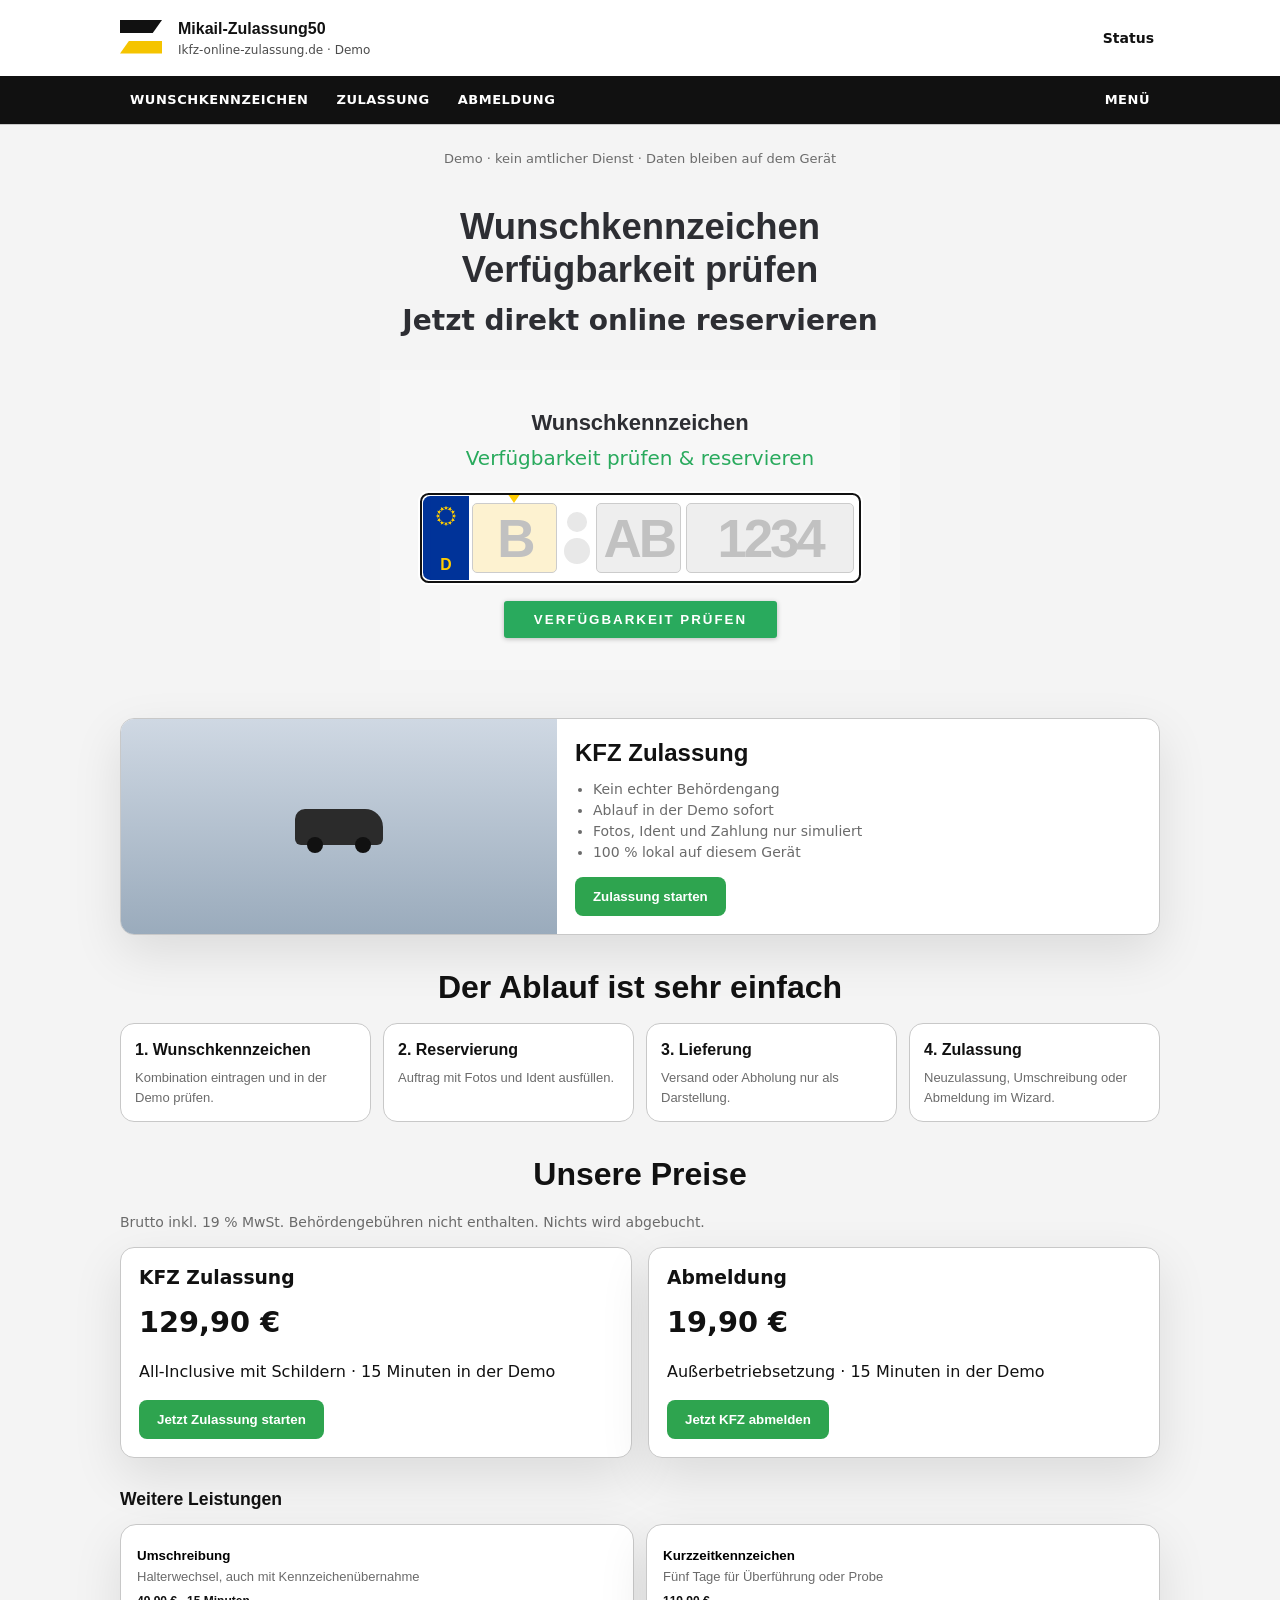
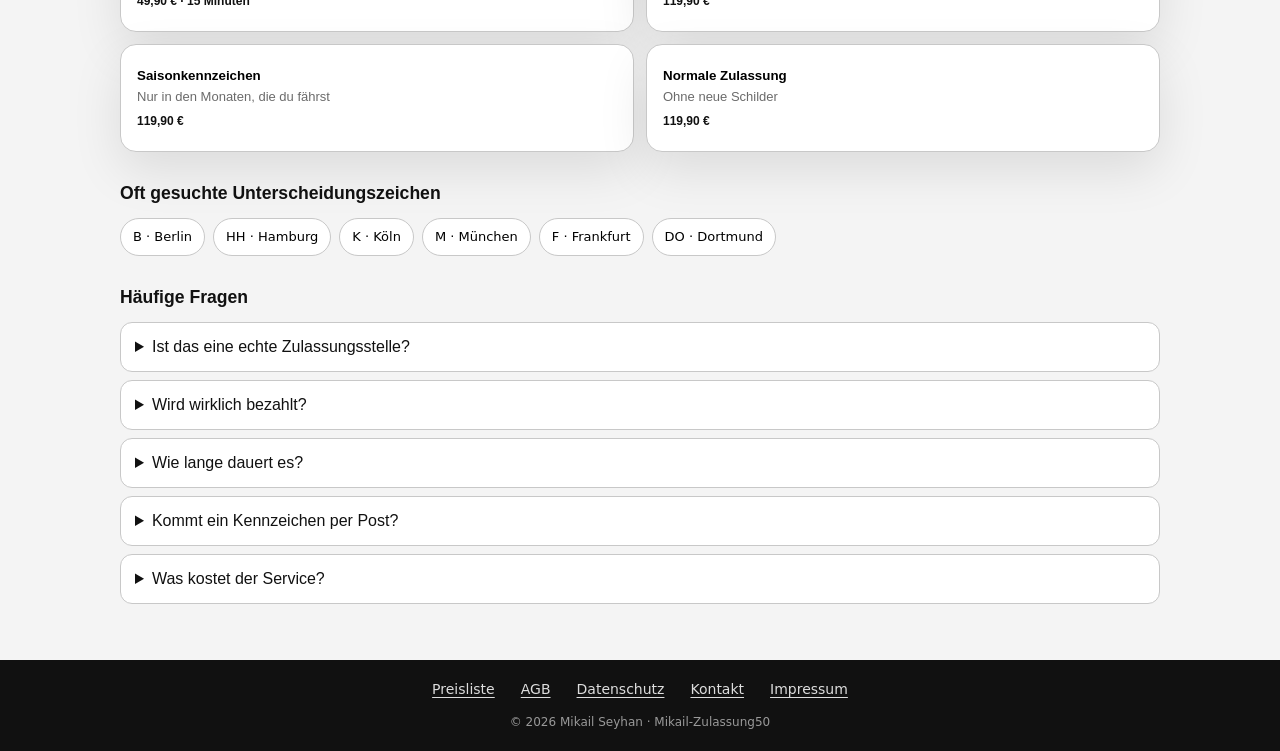
<file: index.html>
<!DOCTYPE html>
<html lang="de">
  <head>
    <meta charset="UTF-8" />
    <meta
      name="viewport"
      content="width=device-width, initial-scale=1, viewport-fit=cover"
    />
    <meta name="theme-color" content="#111111" />
    <meta name="color-scheme" content="light" />
    <meta name="apple-mobile-web-app-capable" content="yes" />
    <meta name="apple-mobile-web-app-title" content="Mikail-Zulassung50" />
    <meta name="apple-mobile-web-app-status-bar-style" content="black-translucent" />
    <meta name="mobile-web-app-capable" content="yes" />
    <link rel="manifest" href="manifest.webmanifest" />
    <link rel="icon" href="icons/icon-192.png" />
    <link rel="apple-touch-icon" href="icons/apple-touch-icon.png" />
    <title>Mikail-Zulassung50</title>
    <meta
      name="description"
      content="Mikail-Zulassung50: Wunschkennzeichen prüfen, Zulassung und Abmeldung online in der Demo. Kein amtlicher Zulassungsdienst."
    />
    <meta property="og:title" content="Mikail-Zulassung50" />
    <meta property="og:description" content="Wunschkennzeichen, Zulassung und Abmeldung — Demo-Portal." />
    <meta property="og:type" content="website" />
    <meta name="robots" content="index,follow" />
    <link rel="stylesheet" href="styles.css?v=plate5" />
  </head>
  <body>
    <header class="masthead">
      <div class="wrap masthead__inner">
        <button type="button" class="brand brand--portal" id="btn-home">
          <span class="brand__mark" aria-hidden="true"><i></i><i></i></span>
          <span>
            <strong>Mikail-Zulassung50</strong>
            <small data-cfg="domain-label">Ikfz-online-zulassung.de · Demo</small>
          </span>
        </button>
        <div class="masthead__meta">
          <button type="button" class="linkish" id="btn-track">Status</button>
        </div>
      </div>
      <nav class="mainnav" aria-label="Leistungen">
        <div class="wrap mainnav__inner">
          <button type="button" class="mainnav__link" data-jump="wunsch">Wunschkennzeichen</button>
          <button type="button" class="mainnav__link" data-start="Neuzulassung" data-paket="AllInclusive">Zulassung</button>
          <button type="button" class="mainnav__link" data-start="Abmeldung">Abmeldung</button>
          <button type="button" class="mainnav__more" id="btn-more-nav" aria-expanded="false" aria-label="Menü">Menü</button>
        </div>
        <div class="wrap more-nav" id="more-nav" hidden>
          <button type="button" data-start="Umschreibung">Umschreibung 49,90 €</button>
          <button type="button" data-start="Kurzzeitkennzeichen">Kurzzeit 119,90 €</button>
          <button type="button" data-start="Saisonkennzeichen">Saison 119,90 €</button>
          <button type="button" data-page="preisliste">Preise</button>
        </div>
      </nav>
    </header>

    <main id="inhalt" class="wrap app">
      <div id="home-view" class="portal-home">
        <p class="demo-line">Demo · kein amtlicher Dienst · Daten bleiben auf dem Gerät</p>
        <section class="hero hero--portal" id="wunsch">
          <h1>Wunschkennzeichen<br />Verfügbarkeit prüfen</h1>
          <p class="hero-sub">Jetzt direkt online reservieren</p>
          <div class="plate-tile">
            <h2>Wunschkennzeichen</h2>
            <p class="plate-tile__sub">Verfügbarkeit prüfen &amp; reservieren</p>
            <form class="plate-widget" id="home-plate-form">
              <div class="de-plate">
                <span class="de-plate__eu" aria-hidden="true"><b>D</b></span>
                <div class="de-plate__row">
                  <div class="de-field is-active" data-plate-field>
                    <label class="sr-only" for="plate-kreis">Unterscheidungszeichen</label>
                    <input id="plate-kreis" data-part="kreis" name="kreis" maxlength="3" placeholder="B" autocomplete="off" autocapitalize="characters" spellcheck="false" />
                    <span class="de-pointer" aria-hidden="true"></span>
                  </div>
                  <div class="de-seals" aria-hidden="true"><i></i><i></i></div>
                  <div class="de-field" data-plate-field>
                    <label class="sr-only" for="plate-letters">Erkennungsbuchstaben</label>
                    <input id="plate-letters" data-part="letters" name="letters" maxlength="2" placeholder="AB" autocomplete="off" autocapitalize="characters" spellcheck="false" />
                    <span class="de-pointer" aria-hidden="true"></span>
                  </div>
                  <div class="de-field de-field--num" data-plate-field>
                    <label class="sr-only" for="plate-digits">Erkennungsnummer</label>
                    <input id="plate-digits" data-part="digits" name="digits" maxlength="4" placeholder="1234" inputmode="numeric" autocomplete="off" spellcheck="false" />
                    <span class="de-pointer" aria-hidden="true"></span>
                  </div>
                </div>
              </div>
              <button type="submit" class="btn btn--check">Verfügbarkeit prüfen</button>
            </form>
            <p class="hint" id="home-plate-result" hidden></p>
            <p id="home-plate-go-wrap" hidden>
              <button type="button" class="btn btn--green" data-start="Kennzeichenreservierung">Reservierung starten</button>
            </p>
          </div>
        </section>
        <section class="offer-grid">
          <article class="offer-card">
            <div class="offer-card__art offer-card__art--car" aria-hidden="true"><span class="mini-car"></span></div>
            <div class="offer-card__body">
              <h2>KFZ Zulassung</h2>
              <ul>
                <li>Kein echter Behördengang</li>
                <li>Ablauf in der Demo sofort</li>
                <li>Fotos, Ident und Zahlung nur simuliert</li>
                <li>100 % lokal auf diesem Gerät</li>
              </ul>
              <button type="button" class="btn btn--green" data-start="Neuzulassung" data-paket="AllInclusive">Zulassung starten</button>
            </div>
          </article>
        </section>
        <section>
          <h2 class="section-title section-title--lg">Der Ablauf ist sehr einfach</h2>
          <ol class="how how--four">
            <li><strong>1. Wunschkennzeichen</strong><span>Kombination eintragen und in der Demo prüfen.</span></li>
            <li><strong>2. Reservierung</strong><span>Auftrag mit Fotos und Ident ausfüllen.</span></li>
            <li><strong>3. Lieferung</strong><span>Versand oder Abholung nur als Darstellung.</span></li>
            <li><strong>4. Zulassung</strong><span>Neuzulassung, Umschreibung oder Abmeldung im Wizard.</span></li>
          </ol>
        </section>
        <section id="preise">
          <h2 class="section-title section-title--lg">Unsere Preise</h2>
          <p class="hint">Brutto inkl. 19 % MwSt. Behördengebühren nicht enthalten. Nichts wird abgebucht.</p>
          <div class="price-cards">
            <article class="price-card">
              <h3>KFZ Zulassung</h3>
              <p class="price-card__sum">129,90 €</p>
              <p>All-Inclusive mit Schildern · 15 Minuten in der Demo</p>
              <button type="button" class="btn btn--green" data-start="Neuzulassung" data-paket="AllInclusive">Jetzt Zulassung starten</button>
            </article>
            <article class="price-card">
              <h3>Abmeldung</h3>
              <p class="price-card__sum">19,90 €</p>
              <p>Außerbetriebsetzung · 15 Minuten in der Demo</p>
              <button type="button" class="btn btn--green" data-start="Abmeldung">Jetzt KFZ abmelden</button>
            </article>
          </div>
        </section>
        <section>
          <h2 class="section-title">Weitere Leistungen</h2>
          <div class="service-grid">
            <button type="button" class="service-card" data-start="Umschreibung"><strong>Umschreibung</strong><span>Halterwechsel, auch mit Kennzeichenübernahme</span><em>49,90 € · 15 Minuten</em></button>
            <button type="button" class="service-card" data-start="Kurzzeitkennzeichen"><strong>Kurzzeitkennzeichen</strong><span>Fünf Tage für Überführung oder Probe</span><em>119,90 €</em></button>
            <button type="button" class="service-card" data-start="Saisonkennzeichen"><strong>Saisonkennzeichen</strong><span>Nur in den Monaten, die du fährst</span><em>119,90 €</em></button>
            <button type="button" class="service-card" data-start="Neuzulassung" data-paket="Normal"><strong>Normale Zulassung</strong><span>Ohne neue Schilder</span><em>119,90 €</em></button>
          </div>
        </section>
        <section>
          <h2 class="section-title">Oft gesuchte Unterscheidungszeichen</h2>
          <div class="city-chips">
            <button type="button" data-kreis="B">B · Berlin</button>
            <button type="button" data-kreis="HH">HH · Hamburg</button>
            <button type="button" data-kreis="K">K · Köln</button>
            <button type="button" data-kreis="M">M · München</button>
            <button type="button" data-kreis="F">F · Frankfurt</button>
            <button type="button" data-kreis="DO">DO · Dortmund</button>
          </div>
        </section>
        <section>
          <h2 class="section-title">Häufige Fragen</h2>
          <details class="faq"><summary>Ist das eine echte Zulassungsstelle?</summary><p>Nein. Mikail-Zulassung50 ist eine Demo. Es wird nichts bei einer Behörde eingereicht.</p></details>
          <details class="faq"><summary>Wird wirklich bezahlt?</summary><p>Nein. PayPal, Klarna und Karte sind nur simuliert. Es wird nichts abgebucht.</p></details>
          <details class="faq"><summary>Wie lange dauert es?</summary><p>Neuzulassung, Umschreibung und Abmeldung dauern in der Darstellung etwa 15 Minuten. Das Ausfüllen liegt bei ca. 10 Minuten.</p></details>
          <details class="faq"><summary>Kommt ein Kennzeichen per Post?</summary><p>In der Demo nicht. Versand siehst du nur als Ablauf.</p></details>
          <details class="faq"><summary>Was kostet der Service?</summary><p>Abmeldung und Kennzeichen reservieren je 19,90 €, Umschreibung 49,90 €, Kurzzeit- und Saisonkennzeichen sowie normale Zulassung 119,90 €, All-Inclusive mit Schildern 129,90 € brutto.</p></details>
        </section>
      </div>

      <div id="auftrag-view" hidden>
      <p class="demo-line">Demo · nichts wird eingereicht · Daten bleiben auf dem Gerät</p>
      <h1 id="auftrag-title">Auftrag starten</h1>
      <p class="lead" id="wizard-status">Schritt 1 von 7 — Vorgang</p>
      <div class="progress" aria-hidden="true"><i id="progress-bar"></i></div>
      <ol class="steps" aria-hidden="true">
        <li data-step="1" class="is-active">Vorgang</li>
        <li data-step="2">Halter</li>
        <li data-step="3">Fahrzeug</li>
        <li data-step="4">Fotos</li>
        <li data-step="5">Ident</li>
        <li data-step="6">Zahlung</li>
        <li data-step="7">Prüfen</li>
      </ol>

      <form id="auftrag-form" class="wizard" novalidate>
        <fieldset data-panel="1">
          <legend>Welchen Vorgang brauchst du?</legend>
          <label class="choice">
            <input type="radio" name="vorgang" value="Neuzulassung" required />
            <span>Neuzulassung<small>Fahrzeug neu auf deinen Namen</small></span>
          </label>
          <label class="choice">
            <input type="radio" name="vorgang" value="Umschreibung" />
            <span>Umschreibung / Halterwechsel<small>Besitzerwechsel, Kennzeichen behalten oder neu · 49,90 €</small></span>
          </label>
          <label class="choice">
            <input type="radio" name="vorgang" value="Abmeldung" />
            <span>Abmeldung<small>Außerbetriebsetzung · 19,90 €</small></span>
          </label>
          <label class="choice">
            <input type="radio" name="vorgang" value="Kennzeichenreservierung" />
            <span>Wunschkennzeichen reservieren<small>Nur Prüfung, noch keine Zulassung · 19,90 €</small></span>
          </label>
          <label class="choice">
            <input type="radio" name="vorgang" value="Kurzzeitkennzeichen" />
            <span>Kurzzeitkennzeichen<small>Fünf Tage Überführung · 119,90 €</small></span>
          </label>
          <label class="choice">
            <input type="radio" name="vorgang" value="Saisonkennzeichen" />
            <span>Saisonkennzeichen<small>Nur in gewählten Monaten · 119,90 €</small></span>
          </label>
          <div id="paket-wrap" hidden>
            <p class="sublegend">Paket</p>
            <p class="hint">Für Zulassungen: normal ohne neue Schilder oder All-Inclusive mit Schildern und allem drum und dran.</p>
            <label class="choice">
              <input type="radio" name="paket" value="Normal" />
              <span>Normale Zulassung<small>Ohne neue Schilder · 119,90 € inkl. MwSt.</small></span>
            </label>
            <label class="choice">
              <input type="radio" name="paket" value="AllInclusive" />
              <span>All-Inclusive-Zulassung<small>Mit Schildern, Fotos, Ident und Lieferung · 129,90 € inkl. MwSt.</small></span>
            </label>
          </div>
        </fieldset>

        <fieldset data-panel="2" hidden>
          <legend>Wer ist Halter?</legend>
          <p class="hint">Wie in den Portalen: Person oder Firma, dann Anschrift für die Zulassungsstelle.</p>
          <p class="sublegend">Halterart</p>
          <label class="choice">
            <input type="radio" name="halterart" value="Privat" />
            <span>Privatperson<small>Zulassung auf deinen Namen</small></span>
          </label>
          <label class="choice">
            <input type="radio" name="halterart" value="Firma" />
            <span>Firma<small>Zulassung auf das Unternehmen</small></span>
          </label>
          <label id="firma-wrap" hidden>Firmenname
            <input name="firma" autocomplete="organization" />
          </label>
          <div class="field-grid">
            <label>Vor- und Nachname
              <input name="name" autocomplete="name" required />
            </label>
            <label>E-Mail
              <input name="email" type="email" autocomplete="email" required />
            </label>
            <label>Telefon
              <input name="telefon" type="tel" autocomplete="tel" placeholder="030 123456" />
            </label>
            <label>Straße und Hausnummer
              <input name="anschrift" autocomplete="street-address" />
            </label>
            <label>Postleitzahl
              <input name="plz" inputmode="numeric" autocomplete="postal-code" maxlength="5" placeholder="10115" required />
            </label>
            <label>Stadt
              <input name="stadt" autocomplete="address-level2" placeholder="Berlin" required />
            </label>
          </div>
          <input type="hidden" name="stelleName" id="stelleName" />
          <input type="hidden" name="stelleOrt" id="stelleOrt" />
          <div id="stelle-box" class="stelle-box" hidden>
            <p class="stelle-box__kicker">Zuständige Zulassungsstelle</p>
            <p><strong id="stelle-name"></strong></p>
            <p class="hint" id="stelle-meta"></p>
          </div>
          <label>IBAN für Kfz-Steuer (optional)
            <input name="iban" autocomplete="off" placeholder="DE89 3704 0044 0532 0130 00" />
          </label>
        </fieldset>

        <fieldset data-panel="3" hidden>
          <legend>Fahrzeug und Unterlagen</legend>
          <p class="hint">Kennzeichen, eVB und die Liste, die zu diesem Vorgang gehört.</p>
          <label id="kennzeichen-wrap">Aktuelles Kennzeichen
            <input name="kennzeichen" class="plate-input" placeholder="B AB 1234" maxlength="12" />
          </label>
          <div id="wunsch-wrap">
            <p class="sublegend">Wunschkennzeichen</p>
            <input type="hidden" name="wunschkennzeichen" id="wunschkennzeichen" />
            <div class="plate-widget" id="wish-plate">
              <div class="de-plate">
                <span class="de-plate__eu" aria-hidden="true"><b>D</b></span>
                <div class="de-plate__row">
                  <div class="de-field is-active" data-plate-field>
                    <label class="sr-only" for="wish-kreis">Unterscheidungszeichen</label>
                    <input id="wish-kreis" data-part="kreis" maxlength="3" placeholder="B" autocomplete="off" autocapitalize="characters" spellcheck="false" />
                    <span class="de-pointer" aria-hidden="true"></span>
                  </div>
                  <div class="de-seals" aria-hidden="true"><i></i><i></i></div>
                  <div class="de-field" data-plate-field>
                    <label class="sr-only" for="wish-letters">Erkennungsbuchstaben</label>
                    <input id="wish-letters" data-part="letters" maxlength="2" placeholder="AB" autocomplete="off" autocapitalize="characters" spellcheck="false" />
                    <span class="de-pointer" aria-hidden="true"></span>
                  </div>
                  <div class="de-field de-field--num" data-plate-field>
                    <label class="sr-only" for="wish-digits">Erkennungsnummer</label>
                    <input id="wish-digits" data-part="digits" maxlength="4" placeholder="1234" inputmode="numeric" autocomplete="off" spellcheck="false" />
                    <span class="de-pointer" aria-hidden="true"></span>
                  </div>
                </div>
              </div>
            </div>
          </div>
          <p id="kennzeichen-check-row">
            <button type="button" class="btn btn--check" id="btn-kennzeichen-check">Verfügbarkeit prüfen</button>
          </p>
          <p class="hint" id="kennzeichen-check-result" hidden></p>
          <label id="saison-wrap" hidden>Saison (Monate)
            <input name="saison" placeholder="z. B. 04–10" />
          </label>
          <label id="evb-wrap">eVB-Nummer
            <input name="evb" placeholder="bei Zulassung / Umschreibung nötig" />
          </label>
          <label>FIN / VIN (optional)
            <input name="vin" maxlength="17" />
          </label>
          <p class="sublegend">Unterlagen für diesen Vorgang</p>
          <p class="hint" id="unterlagen-hint"></p>
          <div id="unterlagen-list"></div>
        </fieldset>

        <fieldset data-panel="4" hidden>
          <legend>Fotos mit Siegel</legend>
          <p class="hint" id="foto-hint">Bitte jeweils so fotografieren, dass das Siegel gut zu erkennen ist.</p>
          <div class="photo-list">
            <article class="photo-card">
              <p>Kennzeichen vorne mit Siegel</p>
              <p class="photo-tip">Schild gerade, ganz im Rahmen, Siegel scharf. Kein Gegenlicht.</p>
              <div class="photo-stage photo-stage--plate">
                <span class="photo-frame" aria-hidden="true"></span>
                <img alt="" hidden data-preview="kennzeichenVorne" />
              </div>
              <label class="btn btn--small"><span data-photo-label>Fotografieren</span>
                <input class="sr-only" type="file" accept="image/*" capture="environment" data-photo="kennzeichenVorne" />
              </label>
              <div class="photo-checks" hidden data-checks="kennzeichenVorne">
                <label class="check"><input type="checkbox" name="check_kennzeichenVorne_siegel" value="ja" /><span>Siegel ist zu erkennen</span></label>
                <label class="check"><input type="checkbox" name="check_kennzeichenVorne_scharf" value="ja" /><span>Schrift ist lesbar</span></label>
              </div>
            </article>
            <article class="photo-card">
              <p>Kennzeichen hinten mit Siegel</p>
              <p class="photo-tip">Wie vorne: Rahmen füllen, Siegel nicht abschneiden.</p>
              <div class="photo-stage photo-stage--plate">
                <span class="photo-frame" aria-hidden="true"></span>
                <img alt="" hidden data-preview="kennzeichenHinten" />
              </div>
              <label class="btn btn--small"><span data-photo-label>Fotografieren</span>
                <input class="sr-only" type="file" accept="image/*" capture="environment" data-photo="kennzeichenHinten" />
              </label>
              <div class="photo-checks" hidden data-checks="kennzeichenHinten">
                <label class="check"><input type="checkbox" name="check_kennzeichenHinten_siegel" value="ja" /><span>Siegel ist zu erkennen</span></label>
                <label class="check"><input type="checkbox" name="check_kennzeichenHinten_scharf" value="ja" /><span>Schrift ist lesbar</span></label>
              </div>
            </article>
            <article class="photo-card">
              <p>Zulassungsbescheinigung Teil I mit Siegel</p>
              <p class="photo-tip">Dokument plan legen, Stempel/Siegel und FIN lesbar.</p>
              <div class="photo-stage photo-stage--doc">
                <span class="photo-frame" aria-hidden="true"></span>
                <img alt="" hidden data-preview="zb1" />
              </div>
              <label class="btn btn--small"><span data-photo-label>Fotografieren</span>
                <input class="sr-only" type="file" accept="image/*" capture="environment" data-photo="zb1" />
              </label>
              <div class="photo-checks" hidden data-checks="zb1">
                <label class="check"><input type="checkbox" name="check_zb1_siegel" value="ja" /><span>Siegel ist zu erkennen</span></label>
                <label class="check"><input type="checkbox" name="check_zb1_scharf" value="ja" /><span>Daten sind lesbar</span></label>
              </div>
            </article>
          </div>
        </fieldset>

        <fieldset data-panel="5" hidden>
          <legend>Foto-Ident-Verfahren</legend>
          <p class="hint">Simuliertes Ident: Selfie und Ausweis. Kein echtes VideoIdent, keine Weiterleitung an einen Ident-Anbieter.</p>
          <p class="sublegend">Welches Dokument fotografierst du?</p>
          <label class="choice">
            <input type="radio" name="ausweis" value="Personalausweis" />
            <span>Personalausweis<small>Vorder- und Rückseite</small></span>
          </label>
          <label class="choice">
            <input type="radio" name="ausweis" value="Aufenthaltstitel" />
            <span>Aufenthaltstitel<small>Karte oder Klebeetikett, beide Seiten</small></span>
          </label>
          <div class="photo-list">
            <article class="photo-card">
              <p>Gesicht (Selfie)</p>
              <p class="photo-tip">Gesicht in den Kreis, gleichmäßig hell, ohne Sonnenbrille.</p>
              <div class="photo-stage photo-stage--face">
                <span class="photo-oval" aria-hidden="true"></span>
                <img alt="" hidden data-preview="selfie" />
              </div>
              <label class="btn btn--small"><span data-photo-label>Fotografieren</span>
                <input class="sr-only" type="file" accept="image/*" capture="user" data-photo="selfie" />
              </label>
            </article>
            <article class="photo-card">
              <p id="ident-front-label">Ausweis Vorderseite</p>
              <p class="photo-tip">Ausweis plan, alle Ecken im Rahmen.</p>
              <div class="photo-stage photo-stage--doc">
                <span class="photo-frame" aria-hidden="true"></span>
                <img alt="" hidden data-preview="ausweisVorn" />
              </div>
              <label class="btn btn--small"><span data-photo-label>Fotografieren</span>
                <input class="sr-only" type="file" accept="image/*" capture="environment" data-photo="ausweisVorn" />
              </label>
            </article>
            <article class="photo-card">
              <p id="ident-back-label">Ausweis Rückseite</p>
              <p class="photo-tip">Rückseite vollständig, ohne Spiegelung.</p>
              <div class="photo-stage photo-stage--doc">
                <span class="photo-frame" aria-hidden="true"></span>
                <img alt="" hidden data-preview="ausweisHinten" />
              </div>
              <label class="btn btn--small"><span data-photo-label>Fotografieren</span>
                <input class="sr-only" type="file" accept="image/*" capture="environment" data-photo="ausweisHinten" />
              </label>
            </article>
          </div>
          <label class="check">
            <input type="checkbox" name="identDemo" value="ja" />
            <span>Ident-Abgleich in der Demo bestätigt</span>
          </label>
        </fieldset>

        <fieldset data-panel="6" hidden>
          <legend>Lieferung und Zahlung</legend>
          <p class="hint">Wie bei den Portalen: erst Weg der Schilder, dann Zahlart. Nichts wird gebucht oder abgebucht.</p>
          <p class="sublegend">Abholung oder Versand</p>
          <label class="choice">
            <input type="radio" name="lieferung" value="Abholung" />
            <span>Abholung an der Zulassungsstelle<small>Kein Versand, du holst die Schilder selbst</small></span>
          </label>
          <label class="choice">
            <input type="radio" name="lieferung" value="Versand" />
            <span>Versand nach Hause<small>Standard, 1–3 Werktage in der Darstellung</small></span>
          </label>
          <label class="choice">
            <input type="radio" name="lieferung" value="Express" />
            <span>Expressversand<small>Schneller Weg, in der Demo ohne Aufpreis</small></span>
          </label>
          <div id="versand-felder" hidden>
            <label>Straße und Hausnummer
              <input name="strasse" autocomplete="street-address" />
            </label>
            <label>Wunschtermin (optional)
              <input name="termin" type="date" />
            </label>
          </div>
          <p class="hint" id="liefer-hint">In der Demo wird nichts verschickt und kein Termin bei der Behörde gebucht.</p>
          <p class="sublegend" id="zahlung-legend">Zahlung</p>
          <div class="price-box" id="price-box-pay">
            <p class="price-box__title">Servicegebühr</p>
            <dl>
              <div><dt>Netto</dt><dd data-price-net>109,16 €</dd></div>
              <div><dt>zzgl. 19 % MwSt.</dt><dd data-price-vat>20,74 €</dd></div>
              <div class="is-total"><dt>Gesamt brutto</dt><dd data-price-gross>129,90 €</dd></div>
            </dl>
            <p class="hint">Servicegebühr inkl. Fotos und Foto-Ident. Behördengebühren nicht enthalten. In der Demo wird nichts abgebucht.</p>
          </div>
          <label class="choice">
            <input type="radio" name="zahlung" value="PayPal" />
            <span>PayPal<small>Weiterleitung wird nur simuliert</small></span>
          </label>
          <label class="choice">
            <input type="radio" name="zahlung" value="Kreditkarte" />
            <span>Kreditkarte<small>Visa, Mastercard · CVC wird nicht gespeichert</small></span>
          </label>
          <label class="choice">
            <input type="radio" name="zahlung" value="Überweisung" />
            <span>Überweisung<small>Vorgemerkt, kein echter Transfer</small></span>
          </label>
          <label class="choice">
            <input type="radio" name="zahlung" value="Klarna" />
            <span>Klarna<small>Kauf auf Rechnung, nur Demo</small></span>
          </label>
          <div id="karten-felder" hidden>
            <p class="sublegend">Kreditkartendaten</p>
            <div class="field-grid">
            <label>Vorname
              <input name="kartenVorname" autocomplete="cc-given-name" />
            </label>
            <label>Nachname
              <input name="kartenNachname" autocomplete="cc-family-name" />
            </label>
            <label>E-Mail
              <input name="kartenEmail" type="email" autocomplete="email" />
            </label>
            <label>Kreditkartennummer
              <input
                name="kartennummer"
                class="card-input"
                inputmode="numeric"
                autocomplete="cc-number"
                maxlength="19"
                placeholder="ACCT-000015"
              />
            </label>
            </div>
            <div class="card-row">
              <label>Ablaufdatum
                <input
                  name="kartenAblauf"
                  inputmode="numeric"
                  autocomplete="cc-exp"
                  maxlength="5"
                  placeholder="MM/JJ"
                />
              </label>
              <label>Kreditkartencode (CVC)
                <input
                  name="kartencode"
                  inputmode="numeric"
                  autocomplete="cc-csc"
                  maxlength="4"
                  placeholder="123"
                />
              </label>
            </div>
          </div>
          <p class="hint">Zahlung nur simuliert: PayPal, Klarna und Karte buchen nichts ab. Kartendaten bleiben auf dem Gerät, der CVC wird nicht gespeichert.</p>
        </fieldset>

        <fieldset data-panel="7" hidden>
          <legend>Zusammenfassung</legend>
          <div id="summary" class="summary"></div>
          <p class="hint">Nichts wird an eine Behörde gesendet. Der Auftrag bleibt auf diesem Gerät.</p>
        </fieldset>

        <p class="form-error" id="form-error" hidden></p>
        <div class="wizard__nav">
          <button type="button" class="btn btn--ghost" id="btn-back" hidden>Zurück</button>
          <button type="button" class="btn btn--green" id="btn-next">Weiter</button>
        </div>
      </form>

      <div id="done" class="done" hidden>
        <h2>Auftrag gespeichert</h2>
        <p id="done-text"></p>
        <ol class="status-list" id="status-list"></ol>
        <p class="hint">Demo-Status. Es wird nichts an eine Behörde oder ein Versandunternehmen übergeben.</p>
        <button type="button" class="btn btn--green" id="btn-reset">Neuen Auftrag</button>
      </div>
      </div>
      <div id="pay-overlay" class="overlay" hidden>
        <p><strong id="pay-overlay-title">Zahlung wird vorbereitet</strong></p>
        <p class="hint">Demo — es wird nichts abgebucht.</p>
      </div>

      <section id="preisliste-view" hidden>
        <h1>Preisliste</h1>
        <article class="legal">
          <p class="price-box__title">Servicegebühren inkl. 19 % MwSt.</p>
          <dl class="price-list">
            <div><dt>Kennzeichen reservieren</dt><dd>19,90 €</dd></div>
            <div><dt>Abmeldung</dt><dd>19,90 €</dd></div>
            <div><dt>Umschreibung</dt><dd>49,90 €</dd></div>
            <div><dt>Kurzzeitkennzeichen</dt><dd>119,90 €</dd></div>
            <div><dt>Saisonkennzeichen</dt><dd>119,90 €</dd></div>
            <div><dt>Normale Zulassung</dt><dd>119,90 €</dd></div>
            <div class="is-total"><dt>All-Inclusive mit Schildern</dt><dd>129,90 €</dd></div>
          </dl>
          <p>
            All-Inclusive gilt für die Neuzulassung
            inklusive Schilder, Fotos und Foto-Ident. Die normale Zulassung ist
            ohne neue Schilder. Kurzzeit, Saison und Umschreibung haben eigene Preise.
            Behördengebühren sind nicht enthalten.
            In der Demo wird nichts abgebucht.
          </p>
        </article>
        <p>
          <button type="button" class="btn btn--green" data-back-app>Zurück zur App</button>
        </p>
      </section>

      <section id="impressum-view" hidden>
        <h1>Impressum</h1>
        <article class="legal">
          <p class="hint">Angaben gemäß § 5 TMG</p>
          <p>
            <strong data-cfg="owner">Mikail Seyhan</strong><br />
            Verantwortlicher Anbieter von <span data-cfg="brand">Mikail-Zulassung50</span>
          </p>
          <p class="hint" id="impressum-adresse">Anschrift und Telefon in config.js eintragen.</p>
          <h2>Kontakt</h2>
          <p id="impressum-kontakt">Mikail Seyhan · über das Kontaktformular in dieser App</p>
          <h2>Hinweis</h2>
          <p>
            Diese Anwendung ist eine Demo und kein amtlicher Zulassungsdienst.
            Es werden keine Vorgänge bei einer Behörde eingereicht. Fotos und
            Formulardaten bleiben auf diesem Gerät.
          </p>
          <h2>Haftung für Inhalte</h2>
          <p>
            Als Diensteanbieter ist Mikail Seyhan für eigene Inhalte dieser App
            nach den allgemeinen Gesetzen verantwortlich. Für die Richtigkeit
            behördlicher Informationen und für die Durchführung von
            Zulassungsvorgängen wird keine Gewähr übernommen.
          </p>
        </article>
        <p>
          <button type="button" class="btn btn--green" data-back-app>Zurück zur App</button>
        </p>
      </section>

      <section id="agb-view" hidden>
        <h1>AGB</h1>
        <article class="legal">
          <p class="hint">Allgemeine Geschäftsbedingungen · Demo</p>
          <h2>1. Geltungsbereich</h2>
          <p>Diese App ist eine Demonstration von Mikail-Zulassung50. Es kommt kein Vertrag über eine echte Zulassungsdienstleistung zustande.</p>
          <h2>2. Leistung</h2>
          <p>Du kannst einen Musterauftrag mit Fotos, Ident und Zahlung erfassen. Es erfolgt keine Einreichung bei einer Zulassungsbehörde und kein Versand von Kennzeichen.</p>
          <h2>3. Preis</h2>
          <p>Angezeigte Preise inkl. MwSt. (Abmeldung und Reservierung 19,90 €, Umschreibung 49,90 €, Kurzzeit- und Saisonkennzeichen sowie normale Zulassung 119,90 €, All-Inclusive 129,90 €) dienen der Darstellung. Es wird nichts abgebucht.</p>
          <h2>4. Widerruf</h2>
          <p>Weil kein echter Vertrag zustande kommt, gibt es nichts zu widerrufen und kein Entgelt.</p>
          <h2>5. Haftung</h2>
          <p>Für Demo-Inhalte und geschätzte Zulassungsstellen wird keine Gewähr übernommen.</p>
        </article>
        <p><button type="button" class="btn btn--green" data-back-app>Zurück zur App</button></p>
      </section>

      <section id="datenschutz-view" hidden>
        <h1>Datenschutz</h1>
        <article class="legal">
          <p class="hint">Datenschutzhinweis · Demo</p>
          <h2>Verantwortlicher</h2>
          <p id="datenschutz-verantwortlicher">Mikail Seyhan, Anbieter von Mikail-Zulassung50.</p>
          <h2>Welche Daten?</h2>
          <p>Auftragsdaten, Fotos und Zahlungsangaben bleiben in der Regel auf diesem Gerät (localStorage). Es gibt keine Übermittlung an uns, an Zahlungsanbieter oder an eine Behörde.</p>
          <h2>Kreditkarte</h2>
          <p>Der Sicherheitscode (CVC) wird nicht gespeichert. Die Kartennummer wird nur mit den letzten vier Stellen gemerkt.</p>
          <h2>Cookies</h2>
          <p>Es gibt kein Tracking. Es werden keine Marketing-Cookies gesetzt.</p>
          <h2>Rechte</h2>
          <p>Du kannst Daten jederzeit über „Neuen Auftrag“ oder durch Löschen der Website-Daten im Browser entfernen.</p>
        </article>
        <p><button type="button" class="btn btn--green" data-back-app>Zurück zur App</button></p>
      </section>

      <section id="kontakt-view" hidden>
        <h1>Kontakt</h1>
        <article class="legal">
          <p id="kontakt-kopf">Mikail Seyhan · Mikail-Zulassung50</p>
          <p class="hint" id="kontakt-hinweis">Nachrichten bleiben auf diesem Gerät. Es geht keine E-Mail raus.</p>
          <form id="kontakt-form">
            <label>Dein Name
              <input name="kontaktName" autocomplete="name" />
            </label>
            <label>Nachricht
              <textarea name="kontaktText" rows="4"></textarea>
            </label>
            <button type="submit" class="btn btn--green">Nachricht speichern</button>
          </form>
          <p class="hint" id="kontakt-ok" hidden>Gespeichert (Demo).</p>
        </article>
        <p><button type="button" class="btn btn--green" data-back-app>Zurück zur App</button></p>
      </section>

    </main>
    <footer class="site-footer">
      <div class="wrap footer-links">
        <button type="button" class="linkish" data-page="preisliste">Preisliste</button>
        <button type="button" class="linkish" data-page="agb">AGB</button>
        <button type="button" class="linkish" data-page="datenschutz">Datenschutz</button>
        <button type="button" class="linkish" data-page="kontakt">Kontakt</button>
        <button type="button" class="linkish" data-page="impressum">Impressum</button>
      </div>
      <p class="footer-copy">© 2026 Mikail Seyhan · Mikail-Zulassung50</p>
    </footer>
    <script src="config.js"></script>
    <script src="app.js?v=plate1"></script>
  </body>
</html>
</file>
<file: styles.css>
:root {
  --ink: #111111;
  --paper: #e8e8ea;
  --panel: #fbfbfb;
  --line: #c8c8c8;
  --header: #111111;
  --accent: #111111;
  --green: #2ea44f;
  --plate: #d4d4d4;
  --danger: #8a1f1f;
  --muted: #6b6b6b;
  --shadow: 0 18px 50px rgba(0, 0, 0, 0.1);
  --sat: env(safe-area-inset-top, 0px);
  --sab: env(safe-area-inset-bottom, 0px);
}

* {
  box-sizing: border-box;
}

html {
  height: 100%;
}

body {
  min-height: 100%;
  margin: 0;
  color: var(--ink);
  background: #f4f4f4;
  font: 16px/1.5 "Segoe UI", system-ui, sans-serif;
}

h1,
h2,
strong,
.btn,
.brand strong,
.steps,
.demo-banner {
  font-family: "Avenir Next", "Segoe UI", sans-serif;
}

.wrap {
  width: min(1040px, calc(100% - 28px));
  margin-inline: auto;
}

.topbar {
  background: var(--header);
  color: #f2f2f2;
  padding-top: var(--sat);
}

.topbar__inner,
.brand,
.wizard__nav {
  display: flex;
  align-items: center;
  gap: 16px;
}

.topbar__inner {
  min-height: 72px;
  justify-content: space-between;
}

.topbar__nav {
  display: flex;
  gap: 12px;
}

.linkish--light {
  color: #f2f2f2;
}

.brand small {
  display: block;
  font-weight: 400;
  opacity: 0.75;
  font-size: 12px;
}

.brand__plate {
  display: grid;
  place-items: center;
  width: 52px;
  height: 36px;
  border-radius: 4px;
  background: linear-gradient(90deg, #111 12px, var(--plate) 12px);
  color: #111;
  font-size: 13px;
  letter-spacing: 0.04em;
  box-shadow: inset 0 0 0 2px #111;
}

.btn {
  appearance: none;
  border: 0;
  background: var(--accent);
  color: #f2f2f2;
  padding: 12px 18px;
  border-radius: 8px;
  font-weight: 700;
  cursor: pointer;
}

.btn--ghost {
  background: transparent;
  color: inherit;
  box-shadow: inset 0 0 0 1px currentColor;
}

.btn--on-dark {
  background: #f2f2f2;
  color: #111;
  box-shadow: none;
}

.hero__actions {
  display: flex;
  flex-wrap: wrap;
  gap: 10px;
  margin: 16px 0 10px;
}

.app {
  padding: 24px 0 24px;
}

.legal {
  padding: 24px;
  background: var(--panel);
  border: 1px solid var(--line);
  border-radius: 18px;
  box-shadow: var(--shadow);
}

.legal h2 {
  font-size: 1rem;
  margin: 20px 0 8px;
}

.legal p {
  margin: 0 0 12px;
}

.site-footer {
  padding: 18px 0 calc(20px + var(--sab));
  text-align: center;
  background: #111;
  color: #ddd;
  margin-top: 24px;
}

.site-footer .linkish {
  color: #ddd;
}

.footer-copy {
  margin: 12px 0 0;
  font-size: 12px;
  color: #999;
}

.price-box,
.price-list {
  margin: 0 0 16px;
}

.price-box {
  padding: 14px 16px;
  border: 1px solid var(--line);
  border-radius: 12px;
  background: #fff;
}

.price-box__title {
  margin: 0 0 10px;
  font-family: "Avenir Next", "Segoe UI", sans-serif;
  font-weight: 700;
}

.price-box dl,
.price-list {
  margin: 0;
}

.price-box dl div,
.price-list div {
  display: flex;
  justify-content: space-between;
  gap: 12px;
  padding: 6px 0;
  font-size: 14px;
}

.price-box .is-total,
.price-list .is-total {
  border-top: 1px solid var(--line);
  margin-top: 6px;
  padding-top: 10px;
  font-weight: 700;
  font-family: "Avenir Next", "Segoe UI", sans-serif;
  font-size: 16px;
}

dt {
  font-weight: 400;
}

dd {
  margin: 0;
}

.linkish {
  appearance: none;
  border: 0;
  background: none;
  color: var(--muted);
  font: inherit;
  font-size: 14px;
  text-decoration: underline;
  text-underline-offset: 3px;
  cursor: pointer;
}

.demo-banner {
  margin: 0 0 18px;
  padding: 10px 12px;
  background: #111;
  color: #f2f2f2;
  font-size: 13px;
  line-height: 1.35;
  border-radius: 10px;
}

h1 {
  font-size: clamp(1.6rem, 4vw, 2.2rem);
  line-height: 1.15;
  margin: 0 0 8px;
}

.lead {
  margin: 0 0 20px;
  font-size: 1.05rem;
}

[hidden] {
  display: none !important;
}

.steps {
  display: flex;
  flex-wrap: wrap;
  gap: 6px;
  padding: 0;
  margin: 0 0 18px;
  list-style: none;
  font-size: 12px;
  color: var(--muted);
}

.steps li {
  padding: 4px 10px;
  border-radius: 99px;
  border: 1px solid var(--line);
  background: #fff;
}

.sublegend {
  margin: 16px 0 4px;
  font-weight: 700;
  font-family: "Avenir Next", "Segoe UI", sans-serif;
  font-size: 14px;
}

.steps .is-active {
  color: #fff;
  background: var(--green);
  border-color: var(--green);
  font-weight: 700;
}

.wizard,
.done {
  padding: 24px;
  background: var(--panel);
  border: 1px solid var(--line);
  border-radius: 18px;
  box-shadow: var(--shadow);
}

.wizard {
  padding-bottom: 88px;
}

fieldset {
  border: 0;
  padding: 0;
  margin: 0 0 20px;
}

legend {
  font-weight: 700;
  font-family: "Avenir Next", "Segoe UI", sans-serif;
  margin-bottom: 12px;
}

label {
  display: block;
  margin: 12px 0;
  font-size: 14px;
}

input {
  display: block;
  width: 100%;
  margin-top: 6px;
  padding: 10px 12px;
  border: 1px solid var(--line);
  border-radius: 10px;
  font: inherit;
  background: #fff;
}

.choice {
  display: flex;
  align-items: flex-start;
  gap: 10px;
  padding: 12px 14px;
  border: 1px solid var(--line);
  border-radius: 12px;
  margin: 8px 0;
  cursor: pointer;
  background: #fff;
}

.choice:has(input:checked) {
  border-color: var(--green);
  box-shadow: inset 0 0 0 1px var(--green);
}

.choice small {
  display: block;
  margin-top: 2px;
  color: var(--muted);
  font-weight: 400;
  font-size: 12px;
}

.choice input {
  width: auto;
  margin: 4px 0 0;
}

.field-grid {
  display: grid;
  grid-template-columns: 1fr 1fr;
  gap: 0 14px;
}

.plate-input,
.card-input {
  font-family: "Avenir Next", "Segoe UI", sans-serif;
  letter-spacing: 0.08em;
}

.plate-input {
  text-transform: uppercase;
  letter-spacing: 0.12em;
}

.card-row {
  display: grid;
  grid-template-columns: 1fr 1fr;
  gap: 12px;
}

.stelle-box {
  margin: 16px 0 4px;
  padding: 14px 16px;
  border: 1px solid var(--line);
  border-radius: 12px;
  background: #fff;
}

.stelle-box__kicker {
  margin: 0 0 6px;
  font-family: "Avenir Next", "Segoe UI", sans-serif;
  font-size: 11px;
  font-weight: 700;
  letter-spacing: 0.06em;
  text-transform: uppercase;
  color: var(--muted);
}

.stelle-box strong {
  display: block;
  margin: 0 0 4px;
  font-size: 1.02rem;
}

.stelle-box .hint {
  margin: 0;
}

label.check {
  display: grid;
  grid-template-columns: 18px minmax(0, 1fr) auto;
  align-items: center;
  column-gap: 10px;
  padding: 12px 14px;
  border: 1px solid var(--line);
  border-radius: 12px;
  margin: 8px 0;
  cursor: pointer;
  background: #fff;
}

label.check input[type="checkbox"] {
  display: block;
  width: 18px;
  height: 18px;
  margin: 0;
  justify-self: start;
}

label.check span {
  min-width: 0;
}

label.check .tag {
  font-style: normal;
  font-size: 11px;
  color: var(--muted);
  font-family: "Avenir Next", "Segoe UI", sans-serif;
}

.sr-only {
  position: absolute;
  width: 1px;
  height: 1px;
  overflow: hidden;
  clip: rect(0, 0, 0, 0);
}

.photo-list {
  display: grid;
  grid-template-columns: 1fr 1fr;
  gap: 12px;
}

.photo-card {
  display: grid;
  gap: 10px;
  padding: 14px;
  border: 1px solid var(--line);
  border-radius: 12px;
}

.photo-card p {
  margin: 0;
  font-family: "Avenir Next", "Segoe UI", sans-serif;
  font-weight: 700;
  font-size: 14px;
}

.photo-card img {
  width: 100%;
  max-height: 160px;
  object-fit: cover;
  border-radius: 8px;
  background: #ddd;
}

.btn--small {
  display: inline-flex;
  width: fit-content;
  padding: 8px 14px;
  font-size: 13px;
}

.summary-photos {
  display: grid;
  grid-template-columns: 1fr 1fr;
  gap: 8px;
  margin: 12px 0;
}

.summary-photos figure {
  margin: 0;
}

.summary-photos img {
  width: 100%;
  height: 88px;
  object-fit: cover;
  border-radius: 8px;
}

.summary-photos figcaption {
  font-size: 11px;
  color: var(--muted);
  margin-top: 4px;
}

.wizard__nav {
  justify-content: flex-end;
  position: sticky;
  bottom: 0;
  z-index: 20;
  margin: 8px -24px -24px;
  padding: 14px 24px calc(8px + var(--sab));
  background: var(--panel);
  border-top: 1px solid var(--line);
  border-radius: 0 0 18px 18px;
}

.form-error {
  color: var(--danger);
}

.summary p {
  margin: 8px 0;
}

.hint {
  color: var(--muted);
  font-size: 14px;
}

.hero {
  margin: 0 0 28px;
}

.hero__kicker,
.hero__meta {
  font-family: "Avenir Next", "Segoe UI", sans-serif;
  font-size: 13px;
  letter-spacing: 0.04em;
  text-transform: uppercase;
  color: var(--muted);
}

.section-title {
  font-family: "Avenir Next", "Segoe UI", sans-serif;
  font-size: 1.1rem;
  margin: 28px 0 12px;
}

.service-grid {
  display: grid;
  grid-template-columns: 1fr 1fr;
  gap: 12px;
}

.service-card {
  appearance: none;
  text-align: left;
  border: 1px solid var(--line);
  border-radius: 16px;
  padding: 16px;
  background: #fff;
  cursor: pointer;
  box-shadow: var(--shadow);
  min-height: 108px;
}

.service-card strong,
.how,
.trust-row,
.faq summary {
  font-family: "Avenir Next", "Segoe UI", sans-serif;
}

.service-card span,
.service-card em,
.how span {
  display: block;
  margin-top: 6px;
  color: var(--muted);
  font-size: 13px;
  font-style: normal;
  font-weight: 400;
}

.service-card em {
  margin-top: 10px;
  color: var(--ink);
  font-weight: 700;
  font-size: 12px;
}

.service-card:hover,
.choice:hover {
  border-color: #999;
}

.how {
  display: grid;
  grid-template-columns: 1fr 1fr;
  gap: 12px;
  margin: 0;
  padding: 0;
  list-style: none;
}

.how li {
  padding: 14px;
  border: 1px solid var(--line);
  border-radius: 14px;
  background: #fff;
}

.trust-row {
  display: flex;
  flex-wrap: wrap;
  gap: 8px;
  margin: 24px 0;
}

.trust-row span {
  background: #fff;
  border: 1px solid var(--line);
  border-radius: 999px;
  padding: 6px 10px;
  font-size: 12px;
}

.faq {
  background: #fff;
  border: 1px solid var(--line);
  border-radius: 12px;
  padding: 12px 14px;
  margin: 8px 0;
}

.faq p {
  margin: 8px 0 0;
}

.progress {
  height: 6px;
  background: #d8d8d8;
  border-radius: 99px;
  margin: 0 0 16px;
  overflow: hidden;
}

.progress i {
  display: block;
  height: 100%;
  width: 14%;
  background: var(--green);
}

@media (max-width: 560px) {
  .service-grid,
  .how,
  .field-grid,
  .photo-list {
    grid-template-columns: 1fr;
  }
}

.photo-card .photo-tip {
  margin: -4px 0 0;
  font-size: 13px;
  font-weight: 400;
  color: var(--muted);
  font-family: "Iowan Old Style", Palatino, Georgia, serif;
}

.photo-stage {
  position: relative;
  min-height: 140px;
  background: #ddd;
  border-radius: 8px;
  overflow: hidden;
}

.photo-stage img {
  position: relative;
  z-index: 1;
  max-height: 180px;
  margin: 0;
}

.photo-frame,
.photo-oval {
  position: absolute;
  inset: 12px;
  z-index: 2;
  pointer-events: none;
  border: 2px dashed rgba(17, 17, 17, 0.45);
}

.photo-frame {
  border-radius: 6px;
}

.photo-stage--plate .photo-frame {
  inset: 28% 8%;
}

.photo-oval {
  inset: 10% 18%;
  border-radius: 50%;
  border-style: solid;
}

.photo-checks {
  display: grid;
  gap: 0;
}

.status-list {
  list-style: none;
  padding: 0;
  margin: 16px 0;
}

.status-list li {
  display: flex;
  gap: 10px;
  align-items: flex-start;
  padding: 8px 0;
  color: var(--muted);
  border-bottom: 1px solid var(--line);
  font-family: "Avenir Next", "Segoe UI", sans-serif;
  font-size: 14px;
}

.status-list li::before {
  content: "";
  width: 10px;
  height: 10px;
  margin-top: 5px;
  border-radius: 50%;
  background: var(--line);
  flex: none;
}

.status-list li.is-done,
.status-list li.is-active {
  color: var(--ink);
  font-weight: 700;
}

.status-list li.is-done::before,
.status-list li.is-active::before {
  background: var(--ink);
}

.overlay {
  position: fixed;
  inset: 0;
  z-index: 20;
  display: grid;
  place-items: center;
  background: rgba(17, 17, 17, 0.72);
  color: #f2f2f2;
  text-align: center;
  padding: 24px;
}

.overlay[hidden] {
  display: none !important;
}

.footer-links {
  display: flex;
  flex-wrap: wrap;
  justify-content: center;
  gap: 8px 14px;
}

.review {
  padding: 12px 0;
  border-bottom: 1px solid var(--line);
}

.review strong {
  display: block;
}

.masthead {
  background: #fff;
  border-bottom: 1px solid var(--line);
  padding-top: var(--sat);
}

.masthead__inner {
  display: flex;
  align-items: center;
  justify-content: space-between;
  gap: 16px;
  min-height: 76px;
}

.brand--portal {
  appearance: none;
  border: 0;
  background: none;
  color: inherit;
  font: inherit;
  text-align: left;
  cursor: pointer;
  padding: 0;
}

.brand__mark {
  display: grid;
  width: 42px;
  height: 36px;
  gap: 5px;
}

.brand__mark i {
  display: block;
  height: 13px;
  background: #111;
  clip-path: polygon(0 0, 100% 0, 78% 100%, 0 100%);
}

.brand__mark i:last-child {
  background: #f5c400;
  clip-path: polygon(22% 0, 100% 0, 100% 100%, 0 100%);
}

.masthead__meta {
  display: flex;
  align-items: center;
  gap: 14px;
}

.masthead__meta .linkish {
  text-decoration: none;
  font-weight: 700;
  color: var(--ink);
}

.rating-pill {
  margin: 0;
  font-size: 12px;
  color: var(--muted);
}

.mainnav {
  background: #111;
  color: #fff;
}

.mainnav__inner {
  display: flex;
  align-items: center;
  gap: 8px;
  min-height: 48px;
  overflow: auto;
}

.mainnav__link,
.mainnav__more {
  appearance: none;
  border: 0;
  background: none;
  color: #fff;
  font: inherit;
  font-size: 13px;
  font-weight: 700;
  letter-spacing: 0.04em;
  text-transform: uppercase;
  cursor: pointer;
  padding: 12px 10px;
  white-space: nowrap;
}

.mainnav__more {
  margin-left: auto;
}

.more-nav {
  display: flex;
  flex-wrap: wrap;
  gap: 8px;
  padding: 10px 0 14px;
}

.more-nav[hidden] {
  display: none !important;
}

.more-nav button {
  appearance: none;
  border: 0;
  background: #222;
  color: #fff;
  padding: 8px 12px;
  border-radius: 8px;
  cursor: pointer;
  font: inherit;
  font-size: 13px;
}

.btn--green {
  background: var(--green);
  color: #fff;
  box-shadow: none;
  border-radius: 8px;
}

.hero--portal {
  text-align: center;
  padding: 28px 0 8px;
}

.hero--portal h1 {
  font-size: clamp(1.85rem, 6.4vw, 2.28rem);
  font-weight: 600;
  color: #2d2e33;
  line-height: 1.2;
}

.hero-sub {
  margin: 8px 0 0;
  font-size: clamp(1.15rem, 4vw, 1.75rem);
  font-weight: 600;
  color: #2d2e33;
}

.plate-tile {
  background: #f7f7f7;
  margin: 28px auto 12px;
  padding: 36px 16px 32px;
  max-width: 520px;
}

.plate-tile h2 {
  margin: 0 0 4px;
  font-size: 22px;
  font-weight: 600;
  color: #2d2e33;
}

.plate-tile__sub {
  margin: 0 0 18px;
  color: #29aa5d;
  font-size: 20px;
  line-height: 30px;
}

.plate-widget {
  display: block;
  width: 100%;
  max-width: 445px;
  margin-inline: auto;
  container-type: inline-size;
}

.de-plate {
  position: relative;
  width: 100%;
  height: 11em;
  margin: 0 auto;
  font-size: min(8.55px, calc((100vw - 80px) / 52));
  background: #fff;
  border: 0.3em solid #fff;
  border-radius: 1.25em;
  box-sizing: border-box;
}

@supports (width: 1cqi) {
  .de-plate {
    font-size: min(8.55px, calc(100cqi / 52));
  }
}

.de-plate__eu {
  position: absolute;
  left: 0.35em;
  top: 0.35em;
  bottom: 0.35em;
  width: 5.4em;
  background: #003399 url("eu-strip.svg") center / 100% 100% no-repeat;
  border-radius: 0.85em 0 0 0.85em;
  z-index: 1;
}

.de-plate__eu b {
  position: absolute;
  left: 0;
  right: 0;
  bottom: 0.45em;
  color: #fc0;
  font: 700 1.85em/1 Arial, sans-serif;
  text-align: center;
}

.de-plate__row {
  display: flex;
  align-items: center;
  height: 100%;
  min-width: 0;
  padding: 0 0.6em 0 5.9em;
  border: 0.35em solid #111;
  border-radius: 1em;
  box-sizing: border-box;
  overflow-x: hidden;
  overflow-y: visible;
}

.de-field {
  position: relative;
  width: 9.9em;
  height: 8.2em;
  flex: 0 1 9.9em;
  min-width: 0;
}

.de-field--num {
  width: auto;
  flex: 1 1 0;
  min-width: 0;
  margin-left: 0.6em;
}

.de-field input {
  display: block;
  width: 100%;
  height: 100%;
  margin: 0;
  padding: 3px;
  border: 1px solid #ccc;
  border-radius: 5px;
  background: #eee;
  color: #111;
  text-align: center;
  font-family: "Arial Narrow", "Franklin Gothic Medium", "Helvetica Neue Condensed", sans-serif;
  font-size: 6.2em;
  font-weight: 700;
  line-height: 1;
  letter-spacing: -0.06em;
  box-sizing: border-box;
  min-width: 0;
  overflow: hidden;
}

.de-field input::placeholder {
  color: #c1c1c1;
  font-weight: 700;
}

.de-field.is-active input {
  background: #fdf2d0;
}

.de-pointer {
  display: none;
  position: absolute;
  top: -1.55em;
  left: 50%;
  width: 0;
  height: 0;
  margin-left: -1.15em;
  border-left: 1.15em solid transparent;
  border-right: 1.15em solid transparent;
  border-top: 1.55em solid #fc0;
  pointer-events: none;
  z-index: 2;
}

.de-field.is-active .de-pointer {
  display: block;
}

.de-seals {
  display: flex;
  flex-direction: column;
  align-items: center;
  width: 3em;
  margin: 0 0.8em;
  flex: none;
}

.de-seals i {
  display: block;
  background: #e8e8e8;
  border-radius: 50%;
}

.de-seals i:first-child {
  width: 2.3em;
  height: 2.3em;
}

.de-seals i:last-child {
  width: 3em;
  height: 3em;
  margin-top: 0.75em;
}

.btn--check {
  display: block;
  width: fit-content;
  margin: 16px auto 0;
  padding: 12px 30px;
  min-height: 0;
  border: 0;
  border-radius: 3px;
  background: #29aa5d;
  color: #fff;
  font: 600 13.333px/1 Arial, sans-serif;
  letter-spacing: 2px;
  text-transform: uppercase;
  box-shadow: 0 1px 5px rgba(0, 0, 0, 0.25);
}

#kennzeichen-check-row {
  text-align: center;
}

#wunsch-wrap .plate-widget {
  margin: 8px 0 4px;
}

.demo-line {
  margin: 0 0 8px;
  text-align: center;
  font-size: 13px;
  color: var(--muted);
}

.offer-grid,
.price-cards {
  display: grid;
  grid-template-columns: 1fr 1fr;
  gap: 16px;
  margin: 8px 0 28px;
}

.offer-grid {
  grid-template-columns: 1fr;
}

.offer-card,
.price-card {
  background: #fff;
  border: 1px solid var(--line);
  border-radius: 14px;
  overflow: hidden;
  box-shadow: var(--shadow);
}

.offer-card {
  display: grid;
  grid-template-columns: minmax(140px, 42%) 1fr;
}

.offer-card__art {
  min-height: 168px;
  display: grid;
  place-items: center;
  background: #ececec;
}

.offer-card__art--plate {
  background: linear-gradient(#e8e8e8, #d4d4d4);
}

.offer-card__art--car {
  background: linear-gradient(#cfd8e3, #9aabbc);
}

.mini-plate {
  display: inline-flex;
  align-items: center;
  gap: 8px;
  background: #efefef;
  border: 2px solid #111;
  border-radius: 6px;
  padding: 8px 12px 8px 0;
  font-weight: 800;
  letter-spacing: 0.08em;
}

.mini-plate b {
  display: grid;
  place-items: end center;
  width: 22px;
  height: 36px;
  margin-right: 4px;
  background: #1c3f91;
  color: #fc0;
  font-size: 11px;
}

.mini-car {
  width: 88px;
  height: 36px;
  background: #2b2b2b;
  border-radius: 10px 18px 6px 6px;
  position: relative;
}

.mini-car::before,
.mini-car::after {
  content: "";
  position: absolute;
  bottom: -8px;
  width: 16px;
  height: 16px;
  border-radius: 50%;
  background: #111;
}

.mini-car::before {
  left: 12px;
}

.mini-car::after {
  right: 12px;
}

.offer-card__body,
.price-card {
  padding: 16px 18px 18px;
}

.offer-card h2,
.price-card h3 {
  margin: 0 0 8px;
}

.offer-card ul {
  margin: 0 0 14px;
  padding-left: 18px;
  color: var(--muted);
  font-size: 14px;
}

.price-card__sum {
  margin: 0 0 8px;
  font-size: 1.8rem;
  font-weight: 800;
}

.section-title--lg {
  font-size: clamp(1.4rem, 4vw, 2rem);
  text-align: center;
}

.how--four {
  grid-template-columns: 1fr 1fr 1fr 1fr;
}

.city-chips {
  display: flex;
  flex-wrap: wrap;
  gap: 8px;
  margin: 0 0 24px;
}

.city-chips button {
  appearance: none;
  border: 1px solid var(--line);
  background: #fff;
  padding: 8px 12px;
  border-radius: 999px;
  cursor: pointer;
  font: inherit;
  font-size: 13px;
}

@media (max-width: 800px) {
  .offer-grid,
  .price-cards,
  .how--four,
  .offer-card {
    grid-template-columns: 1fr;
  }

}

textarea {
  display: block;
  width: 100%;
  margin-top: 6px;
  padding: 10px 12px;
  border: 1px solid var(--line);
  border-radius: 10px;
  font: inherit;
  background: #fff;
}
</file>
